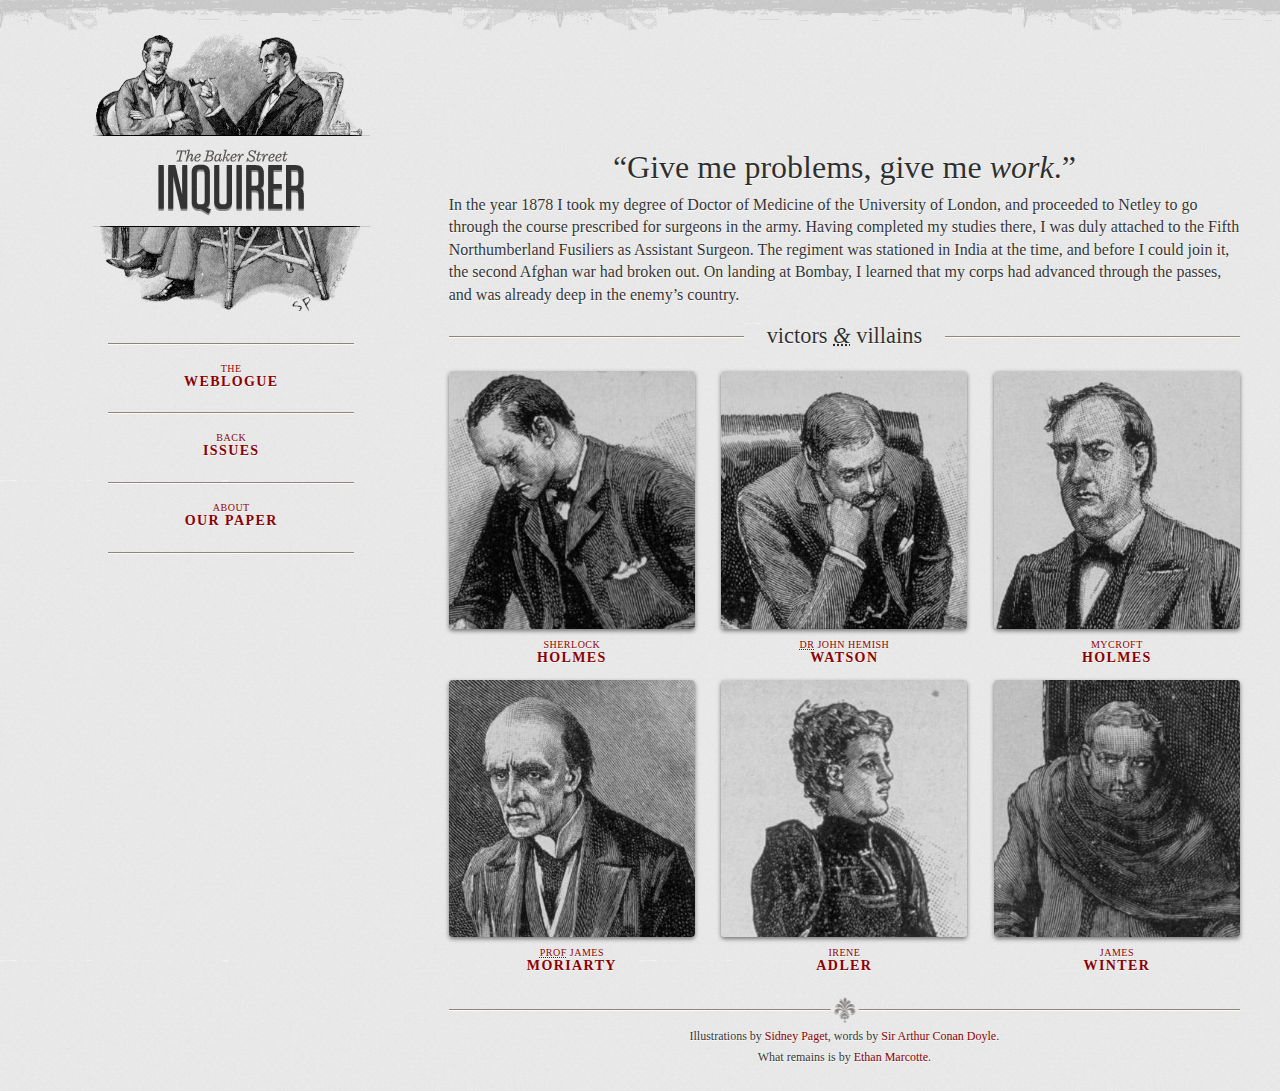
<file: L1/index.html>
<!DOCTYPE html>
<!-- saved from url=(0071)https://alistapart.com/d/responsive-web-design/ex/ex-site-flexible.html -->
<html>

	<head>
		<meta http-equiv="Content-Type" content="text/html; charset=UTF-8">
		<title>Give me problems, give me work.</title>
		<meta name="viewport" content="width=device-width, initial-scale=1.0">
		<link rel="stylesheet" href="css/style.css" />
		<style type="text/css">
			@media only screen and (max-width:960px) {
				.mast{
					display: block;
					width: 99%;
					float: left;
				}
				h1 a{
					height: 30px;
					padding-top: 0px;
				}
				.nav{
					
					border: 0px;
					
				}
				.nav li {
					float: left;
					border: none;
					padding-left:65px;
				}
				ul{
					clear: all;
				}
				ul.nav{
					border: 0px;
					width: 100%;
				}
				ul.nav a {
					background-image:none ;
				}
				li.first a {
					padding-top: 0.9em;
					border-top:0px;
				}
				
				#logo{
					background: none;
				}
				.intro, .main, .footer {
					margin-top: 10px;
					float: left;
				}
			}		
			@media only screen and (max-width:960px) {
				
			}
			@media only screen and (max-width:550px) {
				
			}
		</style>
	</head>

	<body>

		<div id="page">
			<div class="inner">
				<div class="mast">
					<h1 id="logo"><a href="#"><img src="./img/logo.png" alt="The Baker Street Inquirer"></a></h1>

					<ul class="nav">
						<li class="first">
							<a href="#"><i>The</i> Weblogue</a>
						</li>
						<li>
							<a href="#"><i>Back</i> Issues</a>
						</li>
						<li class="last">
							<a href="#"><i>About</i> Our Paper</a>
						</li>
					</ul>
					<!-- /end .nav -->
				</div>
				<!-- /end .mast -->
               
				<div class="section intro">
					<div>
						<h2>“Give me problems, give me&nbsp;<em>work</em>.”</h2>

						<p>In the year 1878 I took my degree of Doctor of Medicine of the University of London, and proceeded to Netley to go through the course prescribed for surgeons in the army. Having completed my studies there, I was duly attached to the Fifth Northumberland Fusiliers as Assistant Surgeon. The regiment was stationed in India at the time, and before I could join it, the second Afghan war had broken out. On landing at Bombay, I learned that my corps had advanced through the passes, and was already deep in the enemy’s&nbsp;country.</p>
					</div>
				</div>
				<!-- /end .section.intro -->

				<div class="section main">
					
					<h2><b>Victors <abbr class="amp" title="And">&amp;</abbr> Villains</b></h2>
					<ol>
						<li id="f-holmes" class="figure">
							<a href="#">
								<img src="./img/f-holmes.jpg" alt="">
								<span class="figcaption">Sherlock <b>Holmes</b></span>
							</a>
						</li>
						<!-- /end .figure -->
						<li id="f-watson" class="figure">
							<a href="#">
								<img src="./img/f-watson.jpg" alt="">
								<span class="figcaption"><abbr title="Professor">Dr</abbr> John Hemish <b>Watson</b></span>
							</a>
						</li>
						<!-- /end .figure -->
						<li id="f-mycroft" class="figure">
							<a href="#">
								<img src="./img/f-mycroft.jpg" alt="">
								<span class="figcaption">Mycroft <b>Holmes</b></span>
							</a>
						</li>
						<!-- /end .figure -->
						<li id="f-moriarty" class="figure">
							<a href="#">
								<img src="./img/f-moriarty.jpg" alt="">
								<span class="figcaption"><abbr title="Professor">Prof</abbr> James <b>Moriarty</b></span>
							</a>
						</li>
						<!-- /end .figure -->
						<li id="f-adler" class="figure">
							<a href="#">
								<img src="./img/f-adler.jpg" alt="">
								<span class="figcaption">Irene <b>Adler</b></span>
							</a>
						</li>
						<!-- /end .figure -->
						<li id="f-winter" class="figure">
							<a href="#">
								<img src="./img/f-winter.jpg" alt="">
								<span class="figcaption">James <b>Winter</b></span>
							</a>
						</li>
						<!-- /end .figure -->
					</ol>
				</div>
				<!-- /end .section.main -->

				<div class="footer">
					<p>Illustrations by
						<a href="#">Sidney Paget</a>, words by
						<a href="#">Sir Arthur Conan Doyle</a>.</p>
					<p>What remains is by
						<a href="#">Ethan Marcotte</a>.</p>
				</div>
				<!-- /end .footer -->
			</div>
			<!-- /end .inner -->
		</div>
		<!-- /end #page -->

	</body>

</html>
</file>
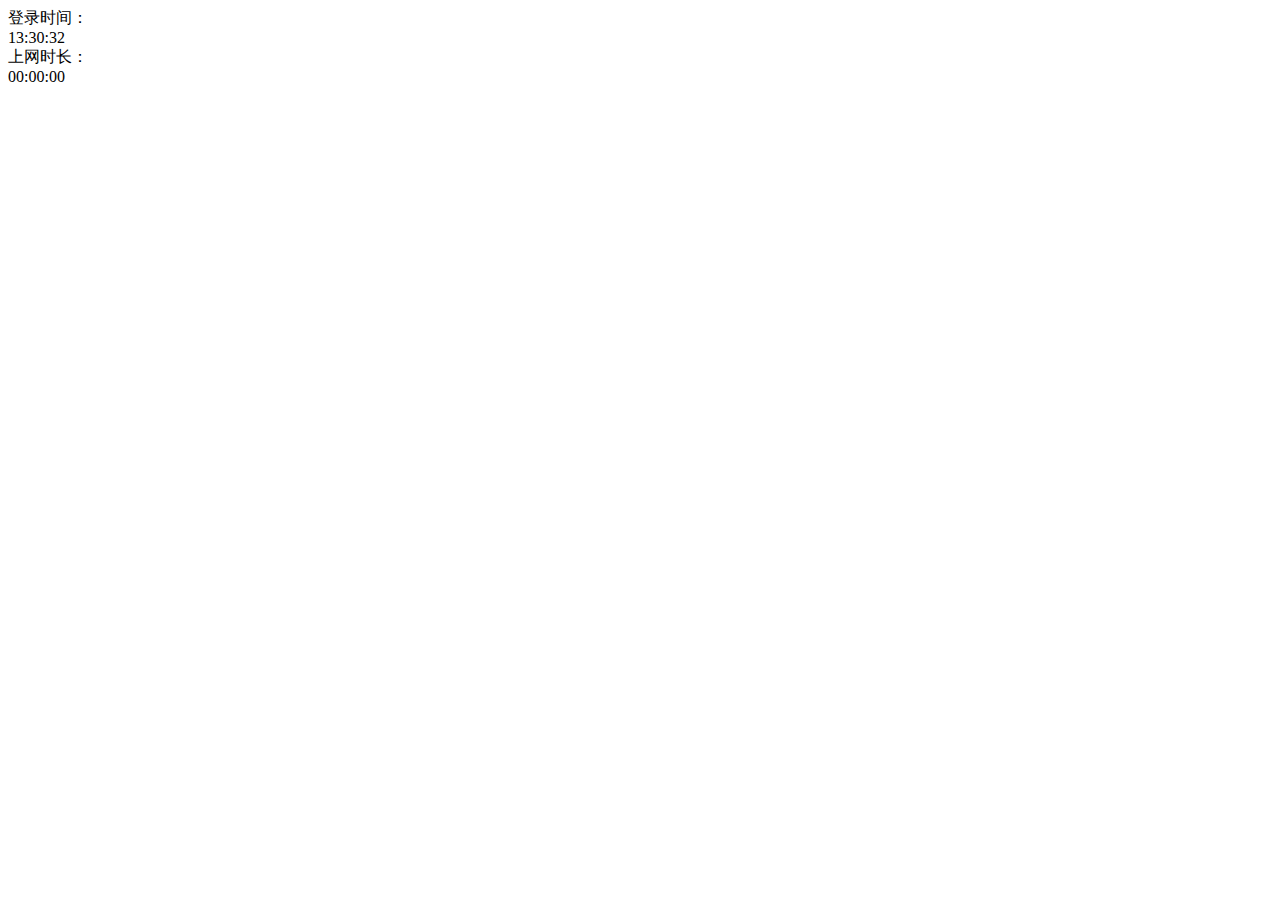
<file: L2/index.html>
<!DOCTYPE html>
<html>
	<head>
		<meta http-equiv="Content-Type" content="text/html; charset=UTF-8">
		<title></title>
	</head>

	<body onload="clockon();">
		登录时间：
		<div id="bgclockshade"></div>
		上网时长：
		<div id="jishi"></div>
		
		<script type="text/javascript">

			var s = new Date();

			function clockon() {
				var thistime = new Date();

				diff = new Date();
				diff.setTime(Math.abs(thistime.getTime() - s.getTime()));
				timediff = diff.getTime();
				hos = Math.floor(timediff / (1000 * 60 * 60));
				mins = Math.floor(timediff / (1000 * 60));
				secs = Math.floor(timediff / 1000);

				var hours = thistime.getHours();
				var minutes = thistime.getMinutes();
				var seconds = thistime.getSeconds();

				if(eval(hours) < 10) {
					hours = "0" + hours;
				}
				if(eval(minutes) < 10) {
					minutes = "0" + minutes;
				}
				if(seconds < 10) {
					seconds = "0" + seconds;
				}
				thistime = hours + ":" + minutes + ":" + seconds;
				bgclockshade.innerHTML = thistime 
				if(secs > 59) {
					secs = secs % 60;
				}
				if(mins > 59) {
					mins = mins % 60;
				}
				if(eval(secs) < 10) {
					secs = "0" + secs;
				}
				if(eval(mins) < 10) {
					mins = "0" + mins;
				}
				if(eval(hos) < 10) {
					hos = "0" + hos;
				}
				jishi.innerHTML = hos + ":" + mins + ":" + secs;
				var timer = setTimeout("clockon()", 200);
			}
		</script>
	</body>

</html>
</file>
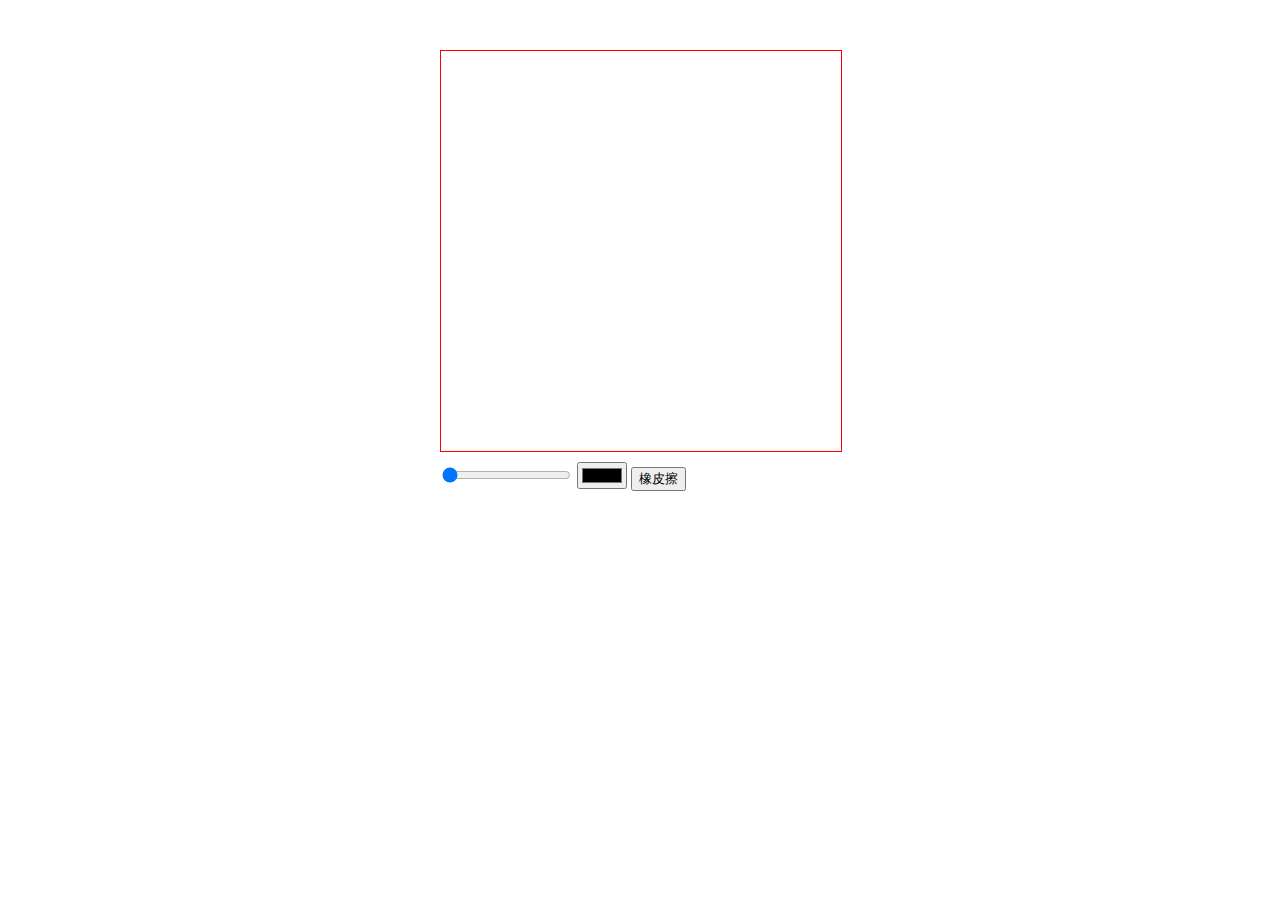
<file: L3/index.html>
<!DOCTYPE html>
<html>
	<head>
		<meta charset="UTF-8">
		<title></title>
		<style type="text/css">
			.draw{
				width:400px;
				margin: 50px auto 0px;
			}		
						
			#canvas{
				width: 400px;
				height: 400px;
				border: solid 1px red;
				margin-bottom: 10px;
				display: block;
			}
			
		</style>
	</head>
	<body>
		<div class="draw">
			<canvas id="canvas" width="800" height="800"></canvas>
			<input type="range" name="width" id="width" value="1" min="1" max="50" />
			<input type="color" name="color" id="color" value="" />
			<input type="button" id="eraser" value="橡皮擦" onclick="doEraser()"></input>
		</div>
		<script type="text/javascript">
			var canvas = document.querySelector("#canvas");
			var context = canvas.getContext("2d");
			var draw = false;
			
			canvas.onmousedown = function(){
				draw = true;
				context.beginPath();
			}
			
			canvas.onmouseup = function(){
				draw = false;
				context.closePath();
			}
			
			canvas.onmousemove = function(e){
				if(draw){
					var x = e.offsetX*2;
					var y = e.offsetY*2;
					context.lineTo(x,y);
					context.stroke();
				}
			}
			
			// 设置颜色
			document.querySelector("#color").onchange = function(){
				context.strokeStyle = this.value;
			}
			// 设置线的粗线
			document.querySelector("#width").onchange = function(){
				context.lineWidth = this.value;
			}
			
			function doEraser() {

			context.strokeStyle = "white";

			shap = 200;

		}
			
		</script>
	</body>
</html>
</file>
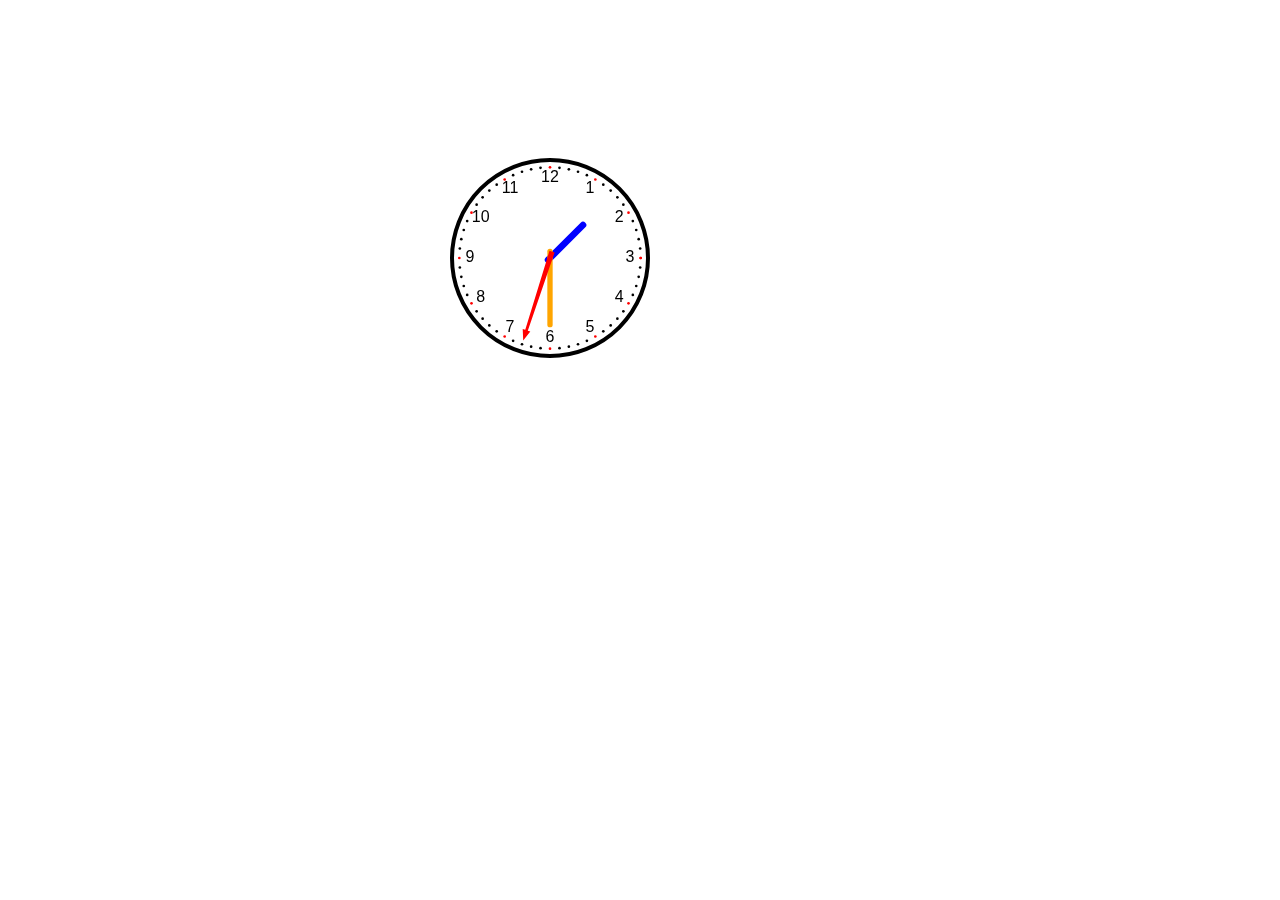
<file: L4/index.html>
<!DOCTYPE html>
<html lang="en">

	<head>
		<meta charset="UTF-8">
		<title></title>
	</head>

	<body>
		<canvas id="clock" width="200" height="200" style="margin-left: 35%;margin-top: 150px;"></canvas>
		<script type="text/javascript">
			
			
			
			window.onload = function() {
				var nowTime = document.getElementById("nowTime");
				setInterval("getTimeNow()", 1000);
			}
			
			
			window.onload = function() {
				var clock = document.getElementById("clock").getContext('2d'); //通过获取canvas元素获取2d上下文
				var width = clock.canvas.width; //得到画布的宽度
				var height = clock.canvas.height; //得到花布的高度
				var r = width / 2; //得到将要画的时钟的半径
				var prop = width / 150; //在此保留比例，以便于在更换画布大小时调节
				function outline() {
					clock.save(); //保存当前状态
					clock.translate(r, r); //将原点移动到(r,r)处
					clock.beginPath(); //每个函数内部都要有beginPath()方法
					clock.lineWidth = 3 * prop; //通过lineWidth来设置划线的宽度，注意这里没有单位
					clock.arc(0, 0, r - clock.lineWidth / 2, 0, 2 * Math.PI, false);
					clock.stroke(); //绘制路径
					var scaleNumbers = [3, 4, 5, 6, 7, 8, 9, 10, 11, 12, 1, 2];
					clock.font = 12 * prop + "px Arial"; //通过font来设置字体的大小。关键：一定单位px，且后面一定要有字体样式
					clock.textAlign = "center"; //设置位水平居中
					clock.textBaseline = "middle"; //设置位垂直居中

					scaleNumbers.forEach(function(number, i) { //遍历数组
						var rad = 2 * Math.PI / 12 * i;
						var x = Math.cos(rad) * (r - 15 * prop);
						var y = Math.sin(rad) * (r - 15 * prop);
						clock.fillText(number, x, y); //在x y处绘制number
					});
					for(var i = 0; i <= 60; i++) {
						var rad = 2 * Math.PI / 60 * i;
						var x = Math.cos(rad) * (r - 7 * prop);
						var y = Math.sin(rad) * (r - 7 * prop);
						clock.beginPath();
						if(i % 5 === 0) {
							clock.fillStyle = "red"; //填充的颜色
							clock.arc(x, y, 1 * prop, 0, 2 * Math.PI, false);
						} else {
							clock.fillStyle = "black";
							clock.arc(x, y, 1 * prop, 0, 2 * Math.PI, false);

						}
						clock.fill();
					}
				}

				function hours(hour, minute) {
					clock.save(); //一定要先保存
					clock.beginPath();
					var rad = 2 * Math.PI / 12 * hour;
					var minute_rad = 2 * Math.PI / 12 / 60 * minute;
					clock.rotate(rad + minute_rad);
					clock.strokeStyle = "blue";
					clock.lineCap = "round";
					clock.lineWidth = 5 * prop;
					clock.moveTo(0, 2 * prop);
					clock.lineTo(0, -r + 40 * prop);
					clock.stroke();
					clock.restore(); //恢复
				}

				function minutes(minute) {
					clock.save();
					clock.beginPath();
					clock.strokeStyle = "orange"; //设置路径的颜色
					clock.lineWidth = 4 * prop;
					clock.lineCap = "round"; //设置线的样式
					var rad = 2 * Math.PI / 60 * minute;
					clock.rotate(rad); //旋转画布
					clock.moveTo(0, 5 * prop); //将“画笔”移动到（这里没有绘画）
					clock.lineTo(0, -r + 25 * prop);
					clock.stroke();
					clock.restore();
				}

				function seconds(second) {
					clock.save();
					clock.beginPath();
					clock.fillStyle = "red";
					var rad = 2 * Math.PI / 60 * second;
					clock.rotate(rad);
					clock.moveTo(-2 * prop, 5 * prop);
					clock.lineTo(2 * prop, 5 * prop);
					clock.lineTo(1 * prop, -r + 18 * prop);
					clock.lineTo(3 * prop, -r + 18 * prop);
					clock.lineTo(0, -r + 10 * prop);
					clock.lineTo(-3 * prop, -r + 18 * prop);
					clock.lineTo(-1 * prop, -r + 18 * prop);
					clock.fill();
					clock.restore();
				}

				function middle_dot() {
					clock.beginPath();
					clock.fillStyle = "white";
					clock.arc(0, 0, 5 * prop, 0, 2 * Math.PI, false);
					clock.fill();
				}

				function all() {
					clock.clearRect(0, 0, width, height);
					outline();
					middle_dot();
					var now = new Date(); //通过Date对象获取时间
					var hour = now.getHours(); //获取当前小时数
					var minute = now.getMinutes();
					var second = now.getSeconds();
					hours(hour, minute);
					minutes(minute);
					seconds(second);
					clock.restore();
				}
				all();
				setInterval(all, 1000); //使用定时器不断更新时间

			};
		</script>
	</body>

</html>
</file>
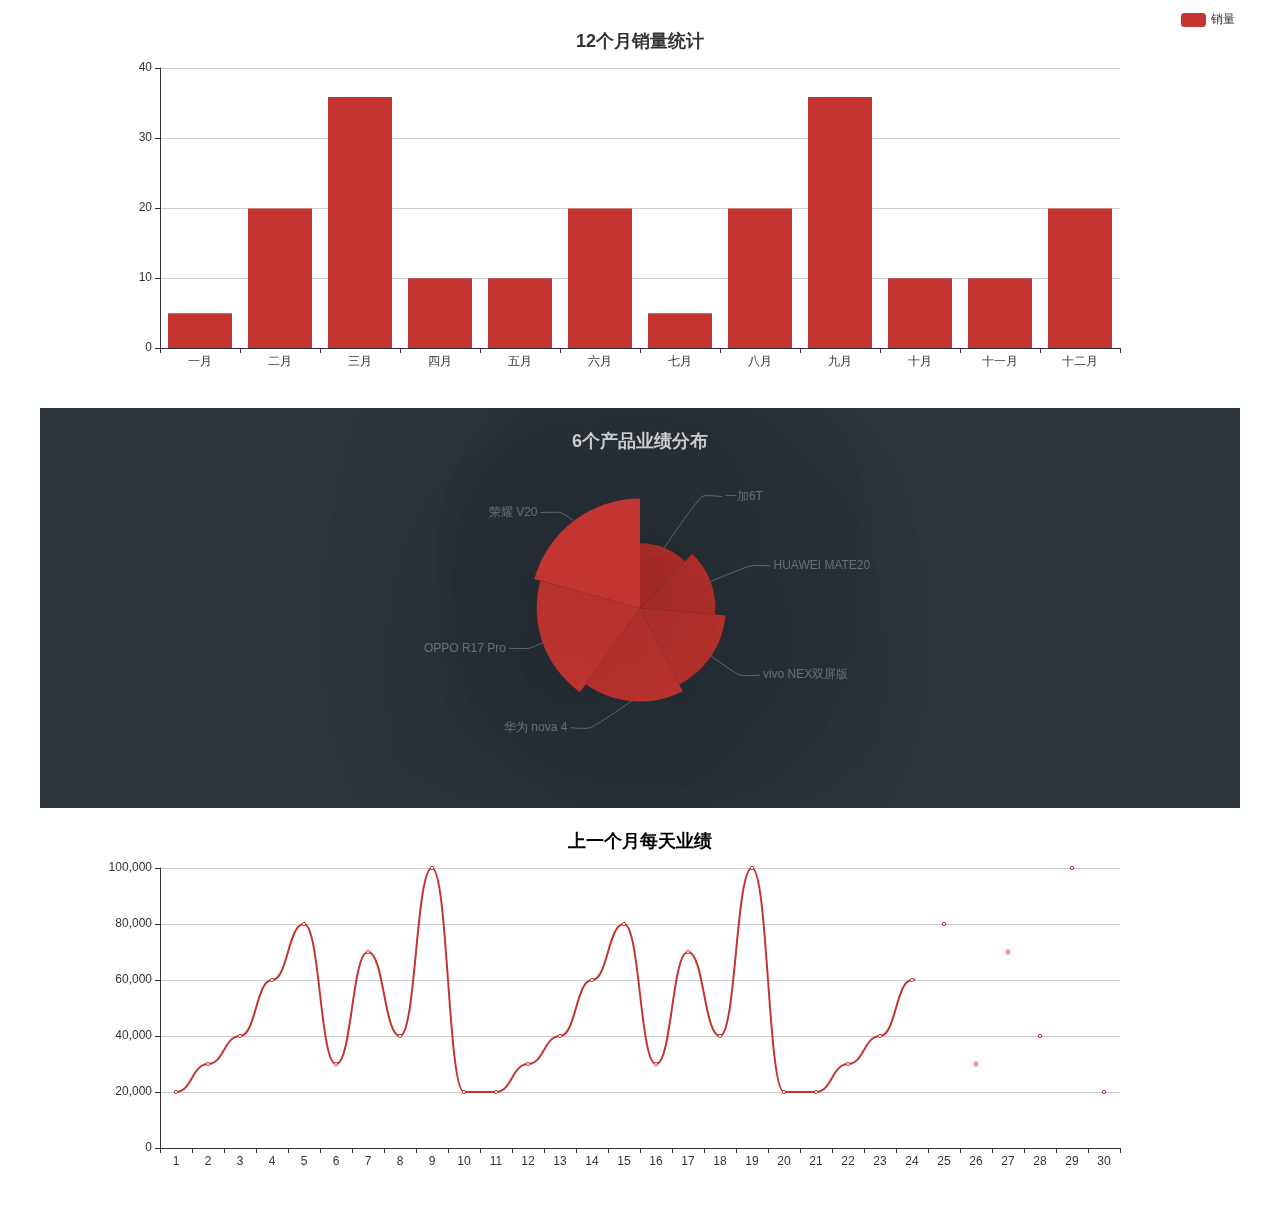
<file: L5/index.html>
<!DOCTYPE html>
<html>
	<head>
		<meta charset="UTF-8">
		<title></title>
	</head>
	<body>
		<!--
			1. 利用百度echart.js 做一个图表
			
			2. 12个月销量统计 柱形图 （看出业绩的高低）
			
			3. 做一个6个产品业绩分布 饼形图（看出所在比例）
			
			4. 做上一个月每天业绩的折线图（看出趋势）
		-->
		
		
		<!DOCTYPE html>
<html>

	<head>
		<meta charset="UTF-8">
		<title></title>
	</head>

	<body>
		<!-- https://echarts.baidu.com/examples -->
		<!-- https://echarts.baidu.com/tutorial.html  -->
		<div id="main" style="width: 1200px;height:400px;margin: 0 auto;"></div>
		<div id="main2" style="width: 1200px;height:400px;margin-top: 150px;margin: 0 auto;"></div>
		<div id="main3" style="width: 1200px;height:400px;margin-top: 150px;margin: 0 auto;"></div>
		<script type="text/javascript" src="js/echarts-en.common.js"></script>
		<script type="text/javascript">
			// 基于准备好的dom，初始化echarts实例
			var myChart = echarts.init(document.getElementById('main'));
			var myChart2 = echarts.init(document.getElementById('main2'));
			var myChart3 = echarts.init(document.getElementById('main3'));

			// 指定图表的配置项和数据
			var option = {
				title: {
					text: '12个月销量统计',
					left: 'center',
					top: 20,
				},
				tooltip: {},
				legend: {
					data: ['销量'],
					left: 'right',
				},
				xAxis: {
					data: ["一月", "二月", "三月", "四月", "五月", "六月","七月","八月","九月","十月","十一月","十二月",]
				},
				yAxis: {
					nameRotate: 20
				},
				series: [{
					name: '销量',
					type: 'bar',
					data: [5, 20, 36, 10, 10, 20,5, 20, 36, 10, 10, 20]
				}]
			};
			
			myChart.setOption(option);

            var option2 = {
				backgroundColor: '#2c343c',

				title: {
					text: '6个产品业绩分布',
					left: 'center',
					top: 20,
					textStyle: {
						color: '#ccc'
					}
				},

				tooltip: {
					trigger: 'item',
					formatter: "{a} <br/>{b} : {c} ({d}%)"
				},

				visualMap: {
					show: false,
					min: 80,
					max: 600,
					inRange: {
						colorLightness: [0, 1]
					}
				},
				series: [{
					name: '访问来源',
					type: 'pie',
					radius: '55%',
					center: ['50%', '50%'],
					data: [{
							value: 335,
							name: '华为 nova 4'
						},
						{
							value: 310,
							name: 'vivo NEX双屏版'
						},
						{
							value: 274,
							name: 'HUAWEI MATE20'
						},
						{
							value: 374,
							name: 'OPPO R17 Pro'
						},
						{
							value: 235,
							name: '一加6T'
						},
						{
							value: 400,
							name: '荣耀 V20'
						}
					].sort(function(a, b) {
						return a.value - b.value;
					}),
					roseType: 'radius',
					label: {
						normal: {
							textStyle: {
								color: 'rgba(255, 255, 255, 0.3)'
							}
						}
					},
					labelLine: {
						normal: {
							lineStyle: {
								color: 'rgba(255, 255, 255, 0.3)'
							},
							smooth: 0.2,
							length: 10,
							length2: 20
						}
					},
					itemStyle: {
						normal: {
							color: '#c23531',
							shadowBlur: 200,
							shadowColor: 'rgba(0, 0, 0, 0.5)'
						}
					},

					animationType: 'scale',
					animationEasing: 'elasticOut',
					animationDelay: function(idx) {
						return Math.random() * 200;
					}
				}]
			};

            myChart2.setOption(option2);

            var option3 = {
            	title: {
					text: '上一个月每天业绩',
					left: 'center',
					top: 20,
					textStyle: {
						color: '#000'
					}
				},
				xAxis: {
					type: 'category',
					data: ['1', '2', '3', '4', '5', '6', '7','8', '9', '10', '11', '12', '13', '14','15', '16', '17', '18', '19', '20', '21','22', '23', '24', '25', '26', '27', '28','29', '30']
				},
				yAxis: {
					type: 'value'
				},
				series: [{
					data: [20000, 30000, 40000, 60000, 80000, 30000, 70000,40000,100000,20000,20000, 30000, 40000, 60000, 80000, 30000, 70000,40000,100000,20000,20000, 30000, 40000, 60000, 80000, 30000, 70000,40000,100000,20000],
					type: 'line',
					smooth: true
				}]
			};
			
			myChart3.setOption(option3);
			
		</script>
	</body>

</html>
	</body>
</html>
</file>
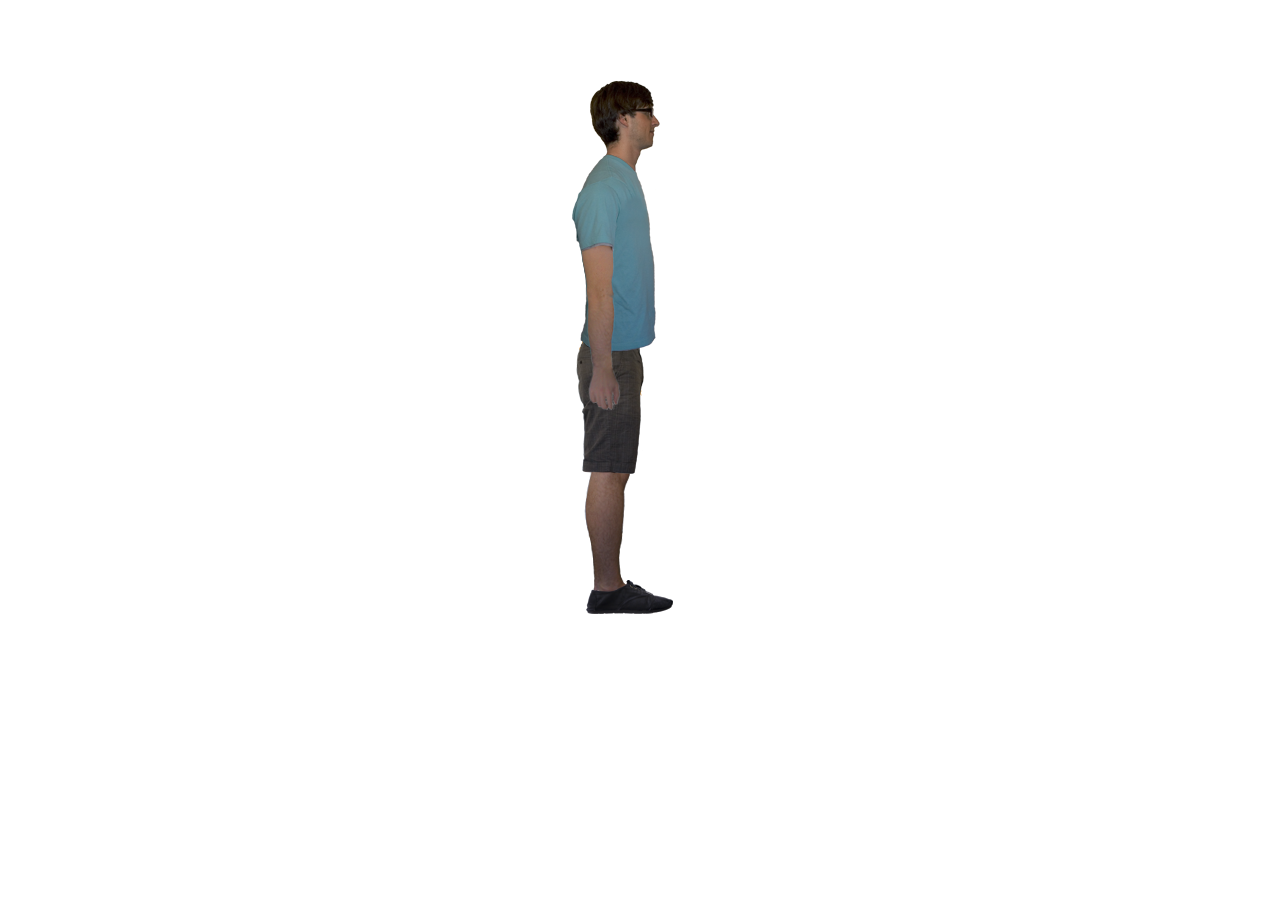
<file: L6/index.html>
<!DOCTYPE html>
<html>

	<head>
		<meta charset="UTF-8">
		<title></title>
		<style type="text/css">
			* {
				padding: 0;
				margin: 0;
			}
			
			.body {
				position: relative;
				margin-left: 45%;
				margin-top: 80px;
			}
			
			.torso {
				position: absolute;
			}
			
			.right-bicep {
				position: absolute;
				top: 100px;
				left: -5px;
				-webkit-animation: right-bicep 1s 10s linear infinite;
				-webkit-transform-origin: 30px 30px 0px;
			}
			
			.left-bicep {
				position: absolute;
				top: 100px;
				left: -5px;
				-webkit-animation: left-bicep 1s 10s linear infinite;
				-webkit-transform-origin: 30px 30px 0px;
			}
			
			.right-forearm {
				position: absolute;
				top: 110px;
				left: 14px;
			}
			
			.left-forearm {
				position: absolute;
				top: 110px;
				left: 14px;
			}
			
			.right-thigh,.left-thigh {
				position: absolute;
				top: 250px;
			}
			
			.right-shin,.left-shin {
				position: absolute;
				top: 350px;
				left: 8px;
			}
			
			.right-foot,.left-foot {
				position: absolute;
				top: 500px;
				left: 10px;
			}
			
			.right-toes,.left-toes{
				position: absolute;
				top: 9px;
				left: 60px;
			}
			
			.right-leg{
				-webkit-animation: right-leg 1s 10s linear infinite;
				-webkit-transform-origin: 10px 250px 0px;
			}
			.left-leg{
				-webkit-animation: left-leg 1s 10s linear infinite;
				-webkit-transform-origin: 10px 250px 0px;
			}
			
			@-webkit-keyframes right-bicep {
				0% {
					-webkit-transform: rotateZ(0deg);
				}
				25% {
					-webkit-transform: rotateZ(45deg);
				}
				50% {
					-webkit-transform: rotateZ(-45deg);
				}
				75% {
					-webkit-transform: rotateZ(45deg);
				}
				100% {
					-webkit-transform: rotateZ(0deg);
				}
			}
			@-webkit-keyframes left-bicep {
				0% {
					-webkit-transform: rotateZ(0deg);
				}
				25% {
					-webkit-transform: rotateZ(-45deg);
				}
				50% {
					-webkit-transform: rotateZ(45deg);
				}
				75% {
					-webkit-transform: rotateZ(-45deg);
				}
				100% {
					-webkit-transform: rotateZ(0deg);
				}
			}
			@-webkit-keyframes right-leg {
				0% {
					-webkit-transform: rotateZ(0deg);
				}
				25% {
					-webkit-transform: rotateZ(25deg);
				}
				50% {
					-webkit-transform: rotateZ(-25deg);
				}
				75% {
					-webkit-transform: rotateZ(25deg);
				}
				100% {
					-webkit-transform: rotateZ(0deg);
				}
			}
			@-webkit-keyframes left-leg {
				0% {
					-webkit-transform: rotateZ(0deg);
				}
				25% {
					-webkit-transform: rotateZ(-25deg);
				}
				50% {
					-webkit-transform: rotateZ(25deg);
				}
				75% {
					-webkit-transform: rotateZ(-25deg);
				}
				100% {
					-webkit-transform: rotateZ(0deg);
				}
			}
		</style>
	</head>

	<body>
		<div class="body">
			
			<div class="left-leg">
				<div class="left-shin"><img src="img/shin.png"></div>
				<div class="left-thigh"><img src="img/left-thigh.png"></div>			
				<div class="left-foot">
					<img src="img/foot.png">
					<div class="left-toes"><img src="img/toes.png"></div>
				</div>
			</div>
			
			
			<div class="left-bicep">
				<img src="img/left-bicep.png">
				<div class="left-forearm"><img src="img/left-forearm.png"></div>
			</div>
            
			<div class="right-leg">
				<div class="right-shin"><img src="img/shin.png"></div>
				<div class="right-thigh"><img src="img/right-thigh.png"></div>			
				<div class="right-foot">
					<img src="img/foot.png">
					<div class="right-toes"><img src="img/toes.png"></div>
				</div>
			</div>
			<div class="torso"><img src="img/torso.png"></div>
			<div class="right-bicep">
				<img src="img/right-bicep.png">
				<div class="right-forearm"><img src="img/right-forearm.png"></div>
			</div>

		</div>

	</body>

</html>
</file>
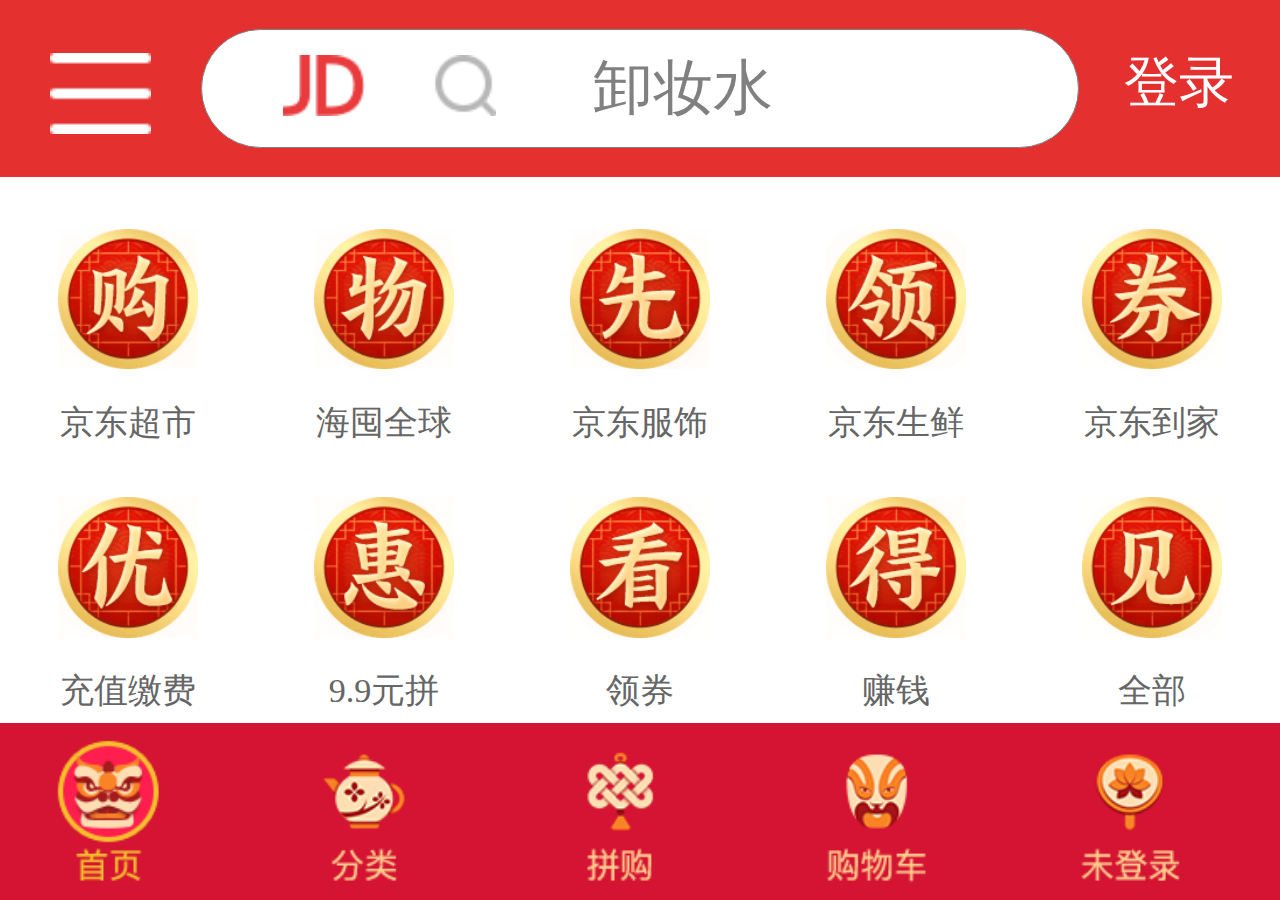
<file: L7/index.html>
<!DOCTYPE html>
<html>

	<head>
		<meta charset="UTF-8">
		<meta name="viewport" content="width=device-width,initial-scale=1,minimum-scale=1,maximum-scale=1,user-scalable=no" />
		<title></title>
		<style type="text/css">
			html {
				/*
				 *  在设计稿宽度是750px像素时：1rem = 100px;
				 * */
				font-size: calc(100vw/7.5);
			}
			
			body {
				margin: 0px;
				font-size: 0.32rem;
			}
			
			.search-top {
				width: 100%;
				height: 1.04rem;
				background-color: #e43130;
			}
			
			.search-top>div {
				float: left;
			}
			
			.search-top .menu {
				height: inherit;
				width: 1.18rem;
				background-color: #e43130;
				text-align: center;
				line-height: 4.24em;
			}
			
			.search-top .menu img {
				width: 50%;
			}
			
			.search-top .login {
				height: inherit;
				width: 1.18rem;
				background-color: #e43130;
				font-family: "微软雅黑";
				line-height: 3.04em;
				color: white;
				text-align: center;
			}
			
			.search-top .input-form {
				width: 5.14rem;
				padding-top: 0.17rem;
				position: relative;
			}
			
			.jd-logo img{
				position: absolute;
				left: 1.5em;
				top: 1.0em;
				width: 1.5em;
				padding-right: 0.1em;
			}
			
			.search-top .input-form input {
				width: inherit;
				height: 0.7rem;
				border-radius: 0.35rem;
				border: solid 1px gray;
				box-sizing: border-box;
				padding-left: 6.5em;
				font-size: 1.1em;
				font-family: "微软雅黑";
				color: gray;
			}
			
			.search-logo {
				display: block;
				left: 4.2em;
				top: 1.0em;
				position: absolute;
				width: 12em;
			}
			.search-logo img{
				width: 1.2em;
			}
			
			.commonNav {
				background-color: rgb(213, 20, 51);
				width: 100%;
				height: 1.04rem;
				position: fixed;
				bottom: 0;
				z-index: 1;
			}
			
			.commonNav img {
				width: 4em;
				margin-top: 0.15em;
				margin-right: 0.42em;
				margin-left: 0.01em;
			}
			
			.box_list a {
				text-align: center;
				width: 20%;
				float: left;
			}
			
			.box_list img{
				margin-top: .3rem;
				width: 55%;
			}
			
			.box_list span {
				display: block;
				margin-top: .1rem;
				font-size: .2rem;
				color: #666;
			}
		</style>
	</head>

	<body>

		<div class="search-top">

			<div class="menu"><img src="img/tubiao.png"></div>
			<div class="input-form">
				<div class="jd-logo"><img src="img/JD.png" /></div>
				<div class="search-logo"><img src="img/jd-sprites.png"></div>
				<input type="text" name="" id="" value="卸妆水" />
			</div>
			<div class="login">登录</div>
		</div>

		<div class="box_list">
			<a>
				<img src="img/gou.png" />
				<span>京东超市</span>
			</a>
			<a>
				<img src="img/wu.png" />
				<span>海囤全球</span>
			</a>
			<a>
				<img src="img/xian.png" />
				<span>京东服饰</span>
			</a>
			<a>
				<img src="img/ling.png" />
				<span>京东生鲜</span>
			</a>
			<a>
				<img src="img/juan.png" />
				<span>京东到家</span>
			</a>
			<a>
				<img src="img/you.png" />
				<span>充值缴费</span>
			</a>
			<a>
				<img src="img/hui.png" />
				<span>9.9元拼</span>
			</a>
			<a>
				<img src="img/kan.png" />
				<span>领券</span>
			</a>
			<a>
				<img src="img/de.png" />
				<span>赚钱</span>
			</a>
			<a>
				<img src="img/jian.png" />
				<span>全部</span>
			</a>
		</div>

		<div class="commonNav">
			<img src="img/shouye.png" />
			<img src="img/fenlei.png" />
			<img src="img/pinggou.png" />
			<img src="img/gouwuche.png" />
			<img src="img/weidenglu.png" />
		</div>
        <div style="height: 5em;"></div>
	</body>

</html>
</file>
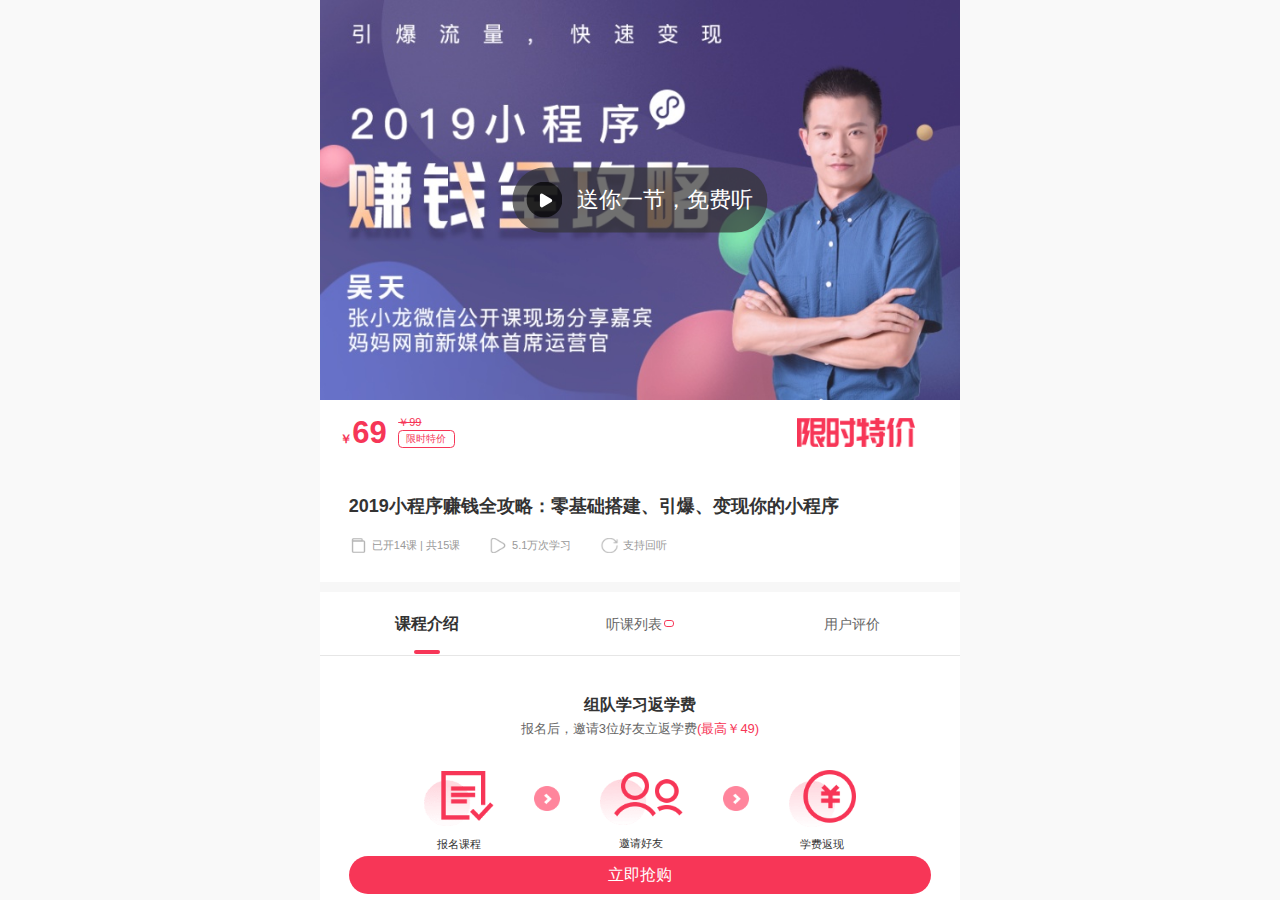
<file: L8/index.html>
<!DOCTYPE html>
<html>

	<head>
		<meta charset="UTF-8">
		<script src="js/lib-flexible.js" charset="utf-8"></script>
		<link href="css/common.css" rel="stylesheet">
		<link href="css/topic.css" rel="stylesheet">
	</head>

	<body>

		<body style="font-size: 12px;">
			<div class="app-wrap">
				<div id="app">
					<div class="">
						<div class="cend-channel-container portal-container">
							<div id="" class="co-scroll-to-load scroll-container scroll-box">
								<main>
									<div class="cend-intro-header">
										<picture>
											<source type="image/webp" srcset="img/course.png"><img class="banner" src="img/course.png" alt=""></picture>
										<div class="play-btn on-log on-visible" data-log-region="play-btn" isvisible="1">
											<div class="try-listen-button"><img class="icon-play" src="[data-uri]"><span>送你一节，免费听</span></div>
										</div>
									</div>
									<div class="specials-count-down no-time"><span class="sale"><i>￥</i>69</span>
										<ul class="price-box">
											<li><var class="price">￥99</var></li>
											<li><var class="title">限时特价</var></li>
										</ul><span class="right special-price"></span></div>
									<div class="channel-info channel-info-btn">
										<div class="title">2019小程序赚钱全攻略：零基础搭建、引爆、变现你的小程序</div>
										<div class="channel-tip">
											<div class="detail-course-box">
												<div class="icon-one">已开14课 | 共15课</div>
												<div class="icon-two">5.1万次学习</div>
												<div class="icon-three">支持回听</div>
											</div>
											<div></div>
										</div>

									</div>
									<div class="p-intro-tab">
										<div class="tab-item on-log active" data-log-name="课程介绍" data-log-region="tab-item" data-log-pos="intro" data-log-status="">课程介绍</div>
										<div class="tab-item on-log" data-log-name="课程列表" data-log-region="tab-item" data-log-pos="course" data-log-status="">听课列表<span class="try-listen"></span></div>
										<div class="tab-item on-log" data-log-name="用户评价" data-log-region="tab-item" data-log-pos="evaluate" data-log-status="">用户评价<span class="eval-num"></span></div>
									</div>
									<div>
										<div class="intro">
											<div class="back-tuition-label">
												<div class="title">组队学习返学费</div>
												<div class="tip">报名后，邀请3位好友立返学费<em>(最高￥49)</em></div>
												<div class="process-container"><span class="sign icon"></span><span class="step"></span><span class="friends icon"></span><span class="step"></span><span class="money icon"></span></div>
											</div>
											<div class="channel-intro-container">
												<div class="p-intro-section">
													<div class="p-intro-section-title">
													</div>
													<div class="desc-content">
														
														

													</div>
												</div>
											</div>

											<div class="p-intro-section">
												<div class="p-intro-section-title">
													<p>猜你喜欢</p>
												</div>
												<div class="on-visible" data-log-region="guest-you-like-item">
													<a class="common-course-item on-log on-visible" href="#" data-log-region="guest-you-like-item" data-log-pos="0">
														<div class="img-wrap">
															<div class="poster flag-undefined">
																<div class="c-abs-pic-wrap">
																	<picture>
																		<source type="image/webp" ><img src="img/hexueyou.jpg" w="240" h="148" style=""></picture>
																</div>
															</div>
															<div class="learn-num">34.1万次学习</div>
														</div>
														<div class="info">
															<div class="c-flex-grow1">
																<div class="name">阿里全球销售冠军，解密百万年薪的销售秘籍【赠价值39元实战沟通心法】</div>
																<div class="remark">每周一节职场课</div>
															</div>
															<div class="other-info">
																<p><span>34课</span></p>
																<div class="price"><span class="current">￥129</span></div>
															</div>
														</div>
													</a>

													</a>
												</div>
											</div>
										</div>
									</div>

								</main>
							</div>
							<div class="channel-bottom-purchase-panel">
								<div class="buy-btn on-log on-visible" data-log-name="立即学习" data-log-region="discount-buy-btn" isvisible="1">
									<div class="discount-status">立即抢购</div>
								</div>
							</div>

						</div>
					</div>
				</div>

		</body>

</html>
</file>
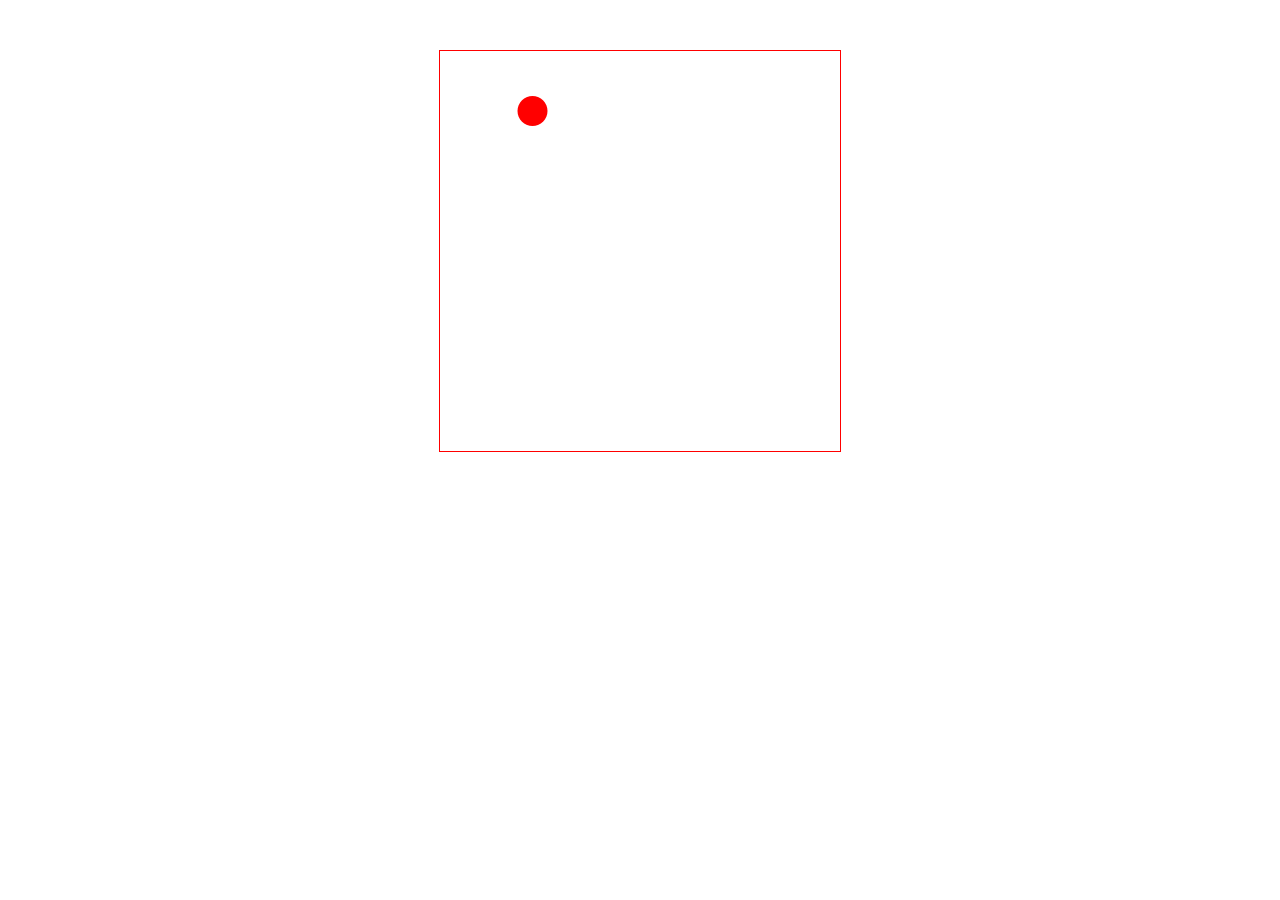
<file: L3/index2.html>
<!DOCTYPE html>
<html>

	<head>
		<meta charset="UTF-8">
		<title></title>
		<style type="text/css">
			#canvas {
				width: 400px;
				height: 400px;
				border: solid 1px red;
				margin: 50px auto 0px;
				display: block;
			}
		</style>
	</head>

	<body>

		<canvas id="canvas" width="800" height="800"></canvas>

		<script type="text/javascript">
			var canvas = document.querySelector("#canvas");

			console.log(canvas.width);
			console.log(canvas.height);
			var context = canvas.getContext("2d");
			var x = 120;
			var y = 120;
			var r = 30;

			context.fillStyle = "red";

			var t = setInterval(function() {
				context.clearRect(0, 0, 800, 800);

				if(x <= 680) {
					x += 5;
				}
				if(x >= 680) {
					y += 5;
				}
				if(y >= 680) {
                   clearInterval(t);
				}
				if(x <= 120) {
					y -= 5;
				}
				context.beginPath();
				context.arc(x, y, r, 0, Math.PI * 2, true);
				context.fill();

			}, 50);
		</script>
	</body>

</html>
</file>
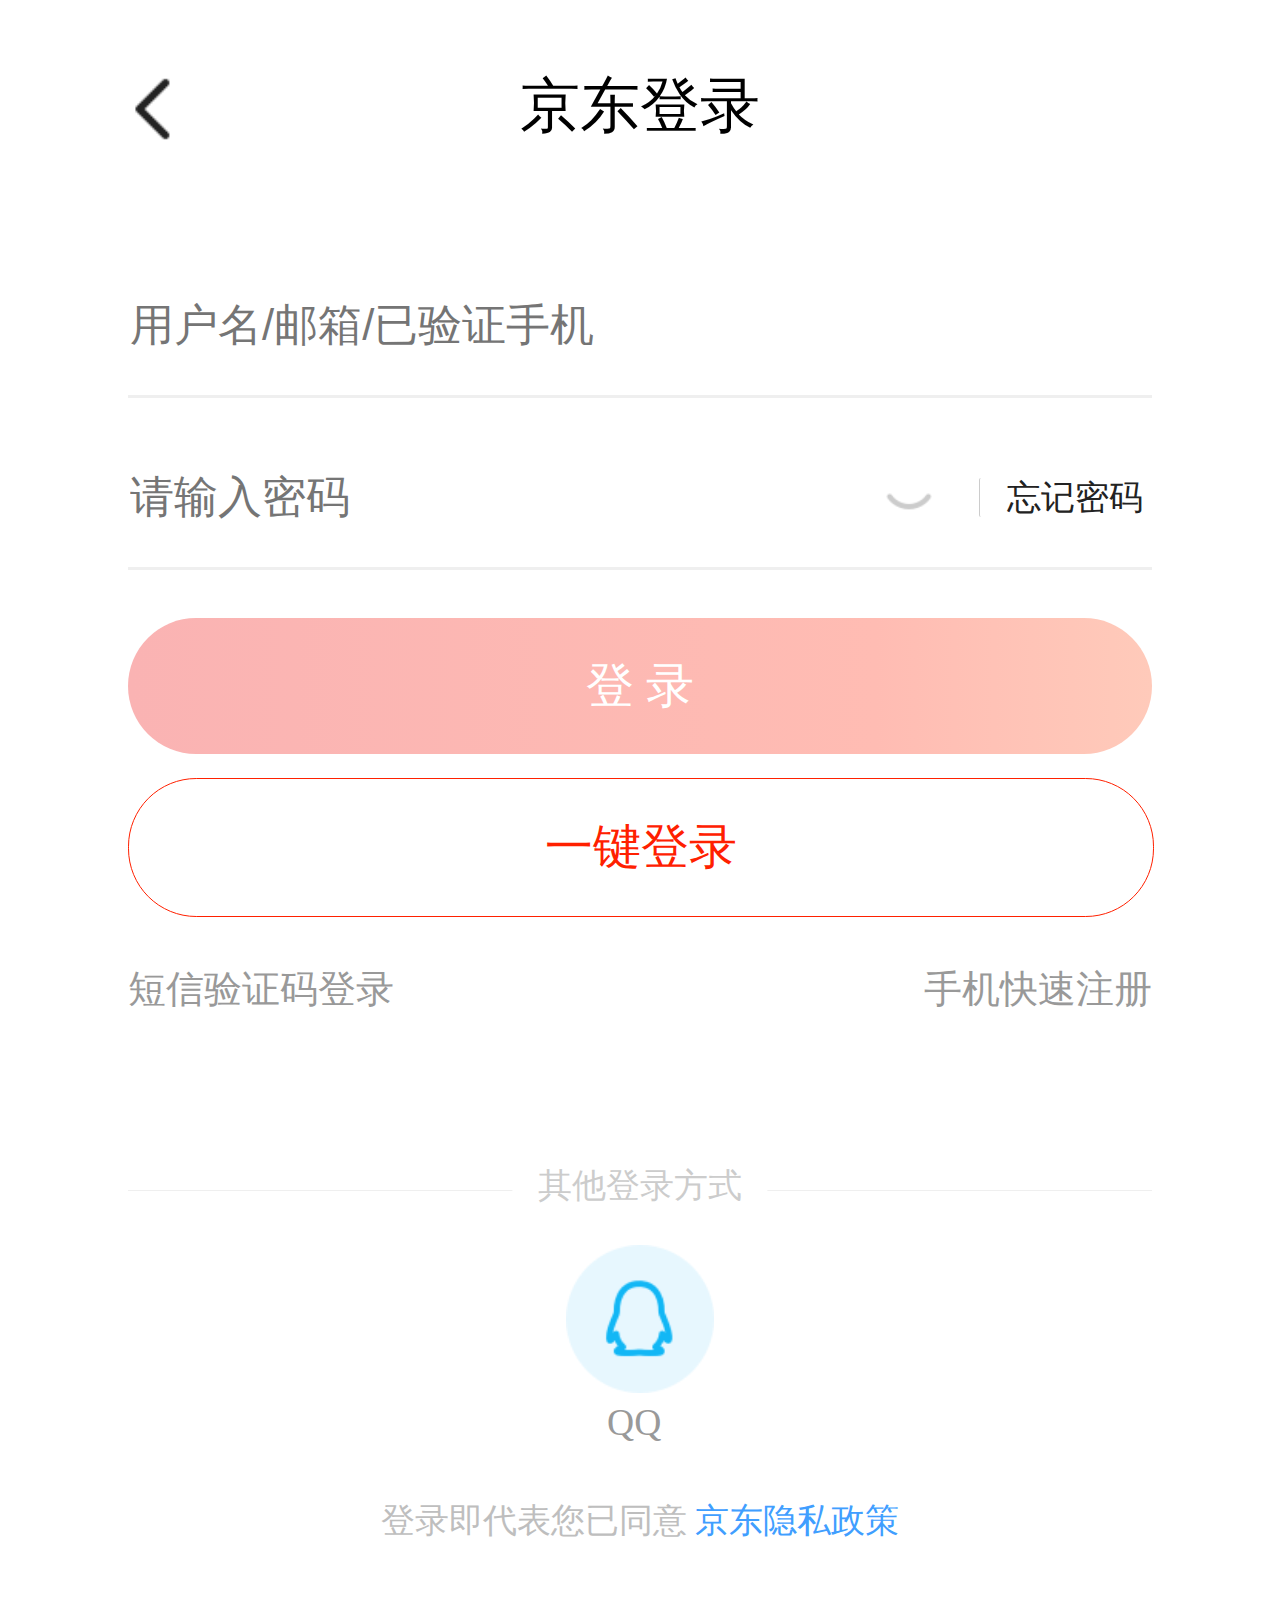
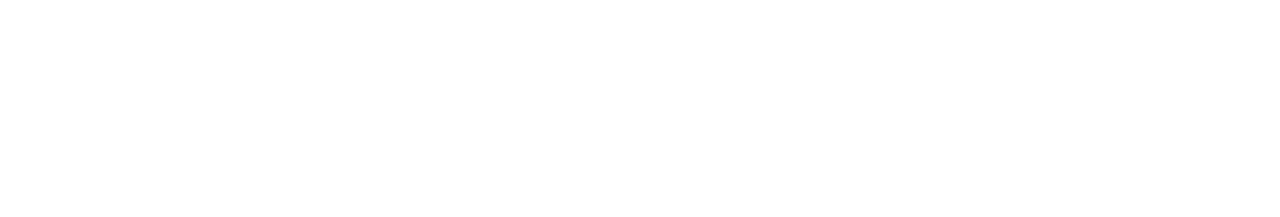
<file: L7/index2.html>
<!DOCTYPE html>
<html>

	<head>
		<meta charset="UTF-8">
		<meta name="viewport" content="width=device-width,initial-scale=1,minimum-scale=1,maximum-scale=1,user-scalable=no" />
		<title></title>
		<style type="text/css">
			html {
				font-size: calc(100vw/7.5);
			}
			
			body {
				margin: 0px;
				font-size: 0.32rem;
			}
			
			.top-bar {
				width: 100%;
				height: 1.04rem;
				position: relative;
			}
			
			.top-bar .left img {
				position: absolute;
				left: 10%;
				top: 0.3em;
				width: 7%;
			}
			
			.top-bar p {
				margin-top: 0.8em;
				padding-top: 0.3em;
				font-size: 0.35rem;
				text-align: center;
				font-family: "微软雅黑";
			}
			
			.box {
				margin-left: 10%;
				margin-right: 10%;
				width: 80%;
				margin-top: 1em;
			}
			
			.box .name {
				height: 2em;
				border-bottom: .02rem solid #efefef;
				padding-bottom: 0.1em;
				margin-top: 1em;
			}
			
			.box .name input {
				line-height: 2em;
				font-size: 0.8em;
				border: 0px;
				width: 100%;
			}
			
			.box .pwd {
				height: 2em;
				border-bottom: .02rem solid #efefef;
				padding-bottom: 0.1em;
				margin-top: 1em;
				clear: both;
			}
			
			.box .pwd input {
				line-height: 2em;
				font-size: 0.8em;
				border: 0px;
				width: 100%;
			}
			
			.loginBtn {
				margin-top: 1em;
				width: 100%;
				height: .8rem;
				line-height: .8rem;
				display: block;
				background-color: #efefef;
				border-radius: .4rem;
				font-size: .28rem;
				color: #fff;
				background-image: linear-gradient(90deg, #fab3b3, #ffbcb3 73%, #ffcaba);
				text-align: center;
				font-family: "微软雅黑";
			}
			
			.loginOneStep {
				margin-top: 0.5em;
				width: 100%;
				height: .8rem;
				line-height: .8rem;
				display: block;
				background-color: white;
				border-radius: .4rem;
				font-size: .28rem;
				color: #ff2000;
				border: 1px solid #ff2000;
				text-align: center;
				font-family: "微软雅黑";
			}
			
			.quicknav {
				clear: both;
				margin-top: 1em;
			}
			
			.txt-planBLogin {
				float: left;
				color: #999;
				line-height: .22rem;
				font-family: "微软雅黑";
				font-size: 0.7em;
			}
			
			.txt-quickReg {
				float: right;
				color: #999;
				line-height: .22rem;
				font-family: "微软雅黑";
				font-size: 0.7em;
			}
			
			.findpwd {
				float: right;
				position: absolute;
				height: .23rem;
				line-height: .23rem;
				right: 4em;
				top: 2.8rem;
				background-color: #fff;
				color: #222;
				font-size: .2rem;
				border: 0;
				outline: 0;
				border-radius: 2px;
				text-align: center;
				padding-left: .16rem;
				border-left: 1px solid #ccc;
				box-shadow: none;
			}
			
			.pwd .eye img {
				float: right;
				position: absolute;
				top: 8.5em;
				right: 6.2em;
				width: 5%;
			}
			
			.quick-login {
				height: .8rem;
				position: relative;
				margin-top: 5em;
				border-top: 1px solid #efefef;
				text-align: center;
			}
			
			.quick-login h4 {
				font-size: .2rem;
				font-weight: 400;
				position: absolute;
				top: -0.48rem;
				left: 50%;
				background-color: #fff;
				padding: .05rem .15rem;
				color: #ccc;
				-webkit-transform: translateX(-50%);
				transform: translateX(-50%);
			}
			
			.icon-mlogin {
				display: inline-block;
				width: 3em;
				padding-top: 1em;
			}
			
			.icon-mlogin img {
				width: 90%;
			}
			
			.quick-login span {
				position: absolute;
				top: 5.6em;
				left: 5.3em;
				display: inline-block;
				width: 3.6rem;
				text-align: center;
				color: #999;
				font-size: .22rem;
			}
			
			.agreement-tips {
				margin-top: 1rem;
				text-align: center;
				font-size: .20rem;
				color: #bebebe;
			}
			
			.agreement-tips a {
				width: auto;
				margin: 0;
				color: #409eff;
				text-decoration: none;
			}
		</style>
	</head>

	<body>
		<div class="top-bar">
			<div class="left"><img src="img/zuo.png"> </div>
			<p>京东登录</p>
		</div>

		<div class="box">
			<div class="name"><input value placeholder="用户名/邮箱/已验证手机" /></div>
			<div class="pwd">
				<input value placeholder="请输入密码" />
				<div class="findpwd">忘记密码</div>
				<div class="eye"><img src="img/eye.png"></div>
			</div>
			<a class="loginBtn">登 录</a>
			<a class="loginOneStep">一键登录</a>
			<div class="quicknav">
				<span class="txt-planBLogin">短信验证码登录</span>
				<span class="txt-quickReg">手机快速注册</span>
			</div>
			<div class="login-type">
				<div class="quick-login">
					<h4 class="txt-otherLogin">其他登录方式</h4>
					<i class="icon-mlogin"><img src="img/qq.png"></i>
					<span class="txt-qq">QQ</span>
				</div>
			</div>
			<div class="agreement-tips">
				登录即代表您已同意
				<a href="//in.m.jd.com/help/app/private_policy.html">京东隐私政策</a>
			</div>
		</div>
		<div style="height: 5em;"></div>

	</body>

</html>
</file>
<file: L1/css/style.css>
.section:after,
ul.nav:after {
	content: ".";
	display: block;
	height: 0;
	clear: both;
	visibility: hidden;
}

html,
body,
div,
span,
applet,
object,
iframe,
h1,
h2,
h3,
h4,
h5,
h6,
p,
blockquote,
pre,
a,
abbr,
acronym,
address,
big,
cite,
code,
del,
dfn,
em,
font,
img,
ins,
kbd,
q,
s,
samp,
small,
strike,
strong,
sub,
sup,
tt,
var,
b,
u,
i,
center,
dl,
dt,
dd,
ol,
ul,
li,
fieldset,
form,
label,
legend,
table,
caption,
tbody,
tfoot,
thead,
tr,
th,
td {
	margin: 0;
	padding: 0;
	border: 0;
	outline: 0;
	font-size: 100%;
	vertical-align: baseline;
	background: transparent;
}

body {
	line-height: 1;
}

ol,
ul {
	list-style: none;
}

blockquote,
q {
	quotes: none;
}

blockquote:before,
blockquote:after,
q:before,
q:after {
	content: '';
	content: none;
}

ins {
	text-decoration: none;
}

del {
	text-decoration: line-through;
}

table {
	border-collapse: collapse;
	border-spacing: 0;
}

body {
	background: #E4E4E4 url("../img/bg.png");
	color: #292929;
	color: rgba(0, 0, 0, 0.82);
	font: normal 100% Cambria, Georgia, serif;
	-moz-text-shadow: 0 1px 0 rgba(255, 255, 255, 0.8);
	-webkit-text-shadow: 0 1px 0 rgba(255, 255, 255, 0.8);
	text-shadow: 0 1px 0 rgba(255, 255, 255, 0.8);
	-webkit-text-size-adjust: none;
}

a {
	color: #890101;
	text-decoration: none;
	-moz-transition: 0.2s color linear;
	-webkit-transition: 0.2s color linear;
	transition: 0.2s color linear;
}

a:hover {
	color: #DF3030;
}

#page {
	background: url("../img/rag.png") repeat-x;
	padding: 2em 0;
}

.inner {
	margin: 0 auto;
	width: 93.75%;
	/* 960px / 1024px */
}

img {
	max-width: 100%;
}

.amp {
	font-family: Baskerville, Garamond, Palatino, "Palatino Linotype", "Hoefler Text", "Times New Roman", serif;
	font-style: italic;
	font-weight: normal;
}

.mast {
	float: left;
	width: 31.875%;
	/* 306px / 960px */
}

h1 {
	background: url("../img/logo-bg.png") no-repeat 50% 0;
}

h1 a {
	padding-top: 117px;
	height: 162px;
	display: block;
	text-align: center;
}

.intro,
.main,
.footer {
	float: right;
	width: 65.9375%;
	/* 633px / 960px */
}

.intro {
	margin-top: 117px;
}

.intro div {
	line-height: 1.4;
}

ul.nav {
	border-top: 1px solid #888583;
	margin: 2em auto 0;
	width: 64.379%;
}

ul.nav a {
	background: url("../img/ornament.png") no-repeat 0 100%;
	font: bold 14px/1.2 "Book Antiqua", "Palatino Linotype", Georgia, serif;
	display: block;
	text-align: center;
	letter-spacing: 0.1em;
	padding: 1em 0.5em 3em;
	margin-bottom: -1em;
	text-transform: uppercase;
}

ul.nav a:hover {
	background-position: 50% 100%;
}

li.first a {
	border-top: 1px solid #FFF9EF;
	padding-top: 1.25em;
}

ul.nav i {
	font: normal 10px Baskerville, Garamond, Palatino, "Palatino Linotype", "Hoefler Text", "Times New Roman", serif;
	display: block;
	letter-spacing: 0.05em;
}

.intro h2 {
	font: normal 2em "Hoefler Text", "Baskerville old face", Garamond, "Times New Roman", serif;
	text-align: center;
	margin-bottom: 0.25em;
}

.main h2 {
	background: url("../img/ornament.png") no-repeat 0 50%;
	font-size: 1.4em;
	text-transform: lowercase;
	text-align: center;
	margin: 0.75em 0 1em;
}

.main h2 b {
	background: url("../img/bg.png");
	font-weight: normal;
	padding: 0 1em;
}

.figure {
	float: left;
	font-size: 10px;
	letter-spacing: 0.05em;
	line-height: 1.1;
	margin: 0 3.317535545023696682% 1.5em 0;
	/* 21px / 633px */
	text-align: center;
	text-transform: uppercase;
	width: 31.121642969984202211%;
	/* 197px / 633px */
}

.figure b {
	display: block;
	font-size: 14px;
	font-family: "Book Antiqua", "Palatino Linotype", Georgia, serif;
	letter-spacing: 0.1em;
}

.figure img {
	-webkit-border-radius: 4px;
	-moz-border-radius: 4px;
	border-radius: 4px;
	-webkit-box-shadow: 0 2px 4px rgba(0, 0, 0, 0.5);
	-moz-box-shadow: 0 2px 4px rgba(0, 0, 0, 0.5);
	;
	box-shadow: 0 2px 4px rgba(0, 0, 0, 0.5);
	;
	display: block;
	margin: 0 auto 1em;
}

li#f-mycroft,
li#f-winter {
	margin-right: 0;
}

.footer {
	background: url("../img/ornament.png") 50% 0 repeat-x;
	font-size: 12px;
	text-align: center;
	padding: 40px 0 20px;
}

.footer p {
	margin-bottom: 0.5em;
}
</file>
